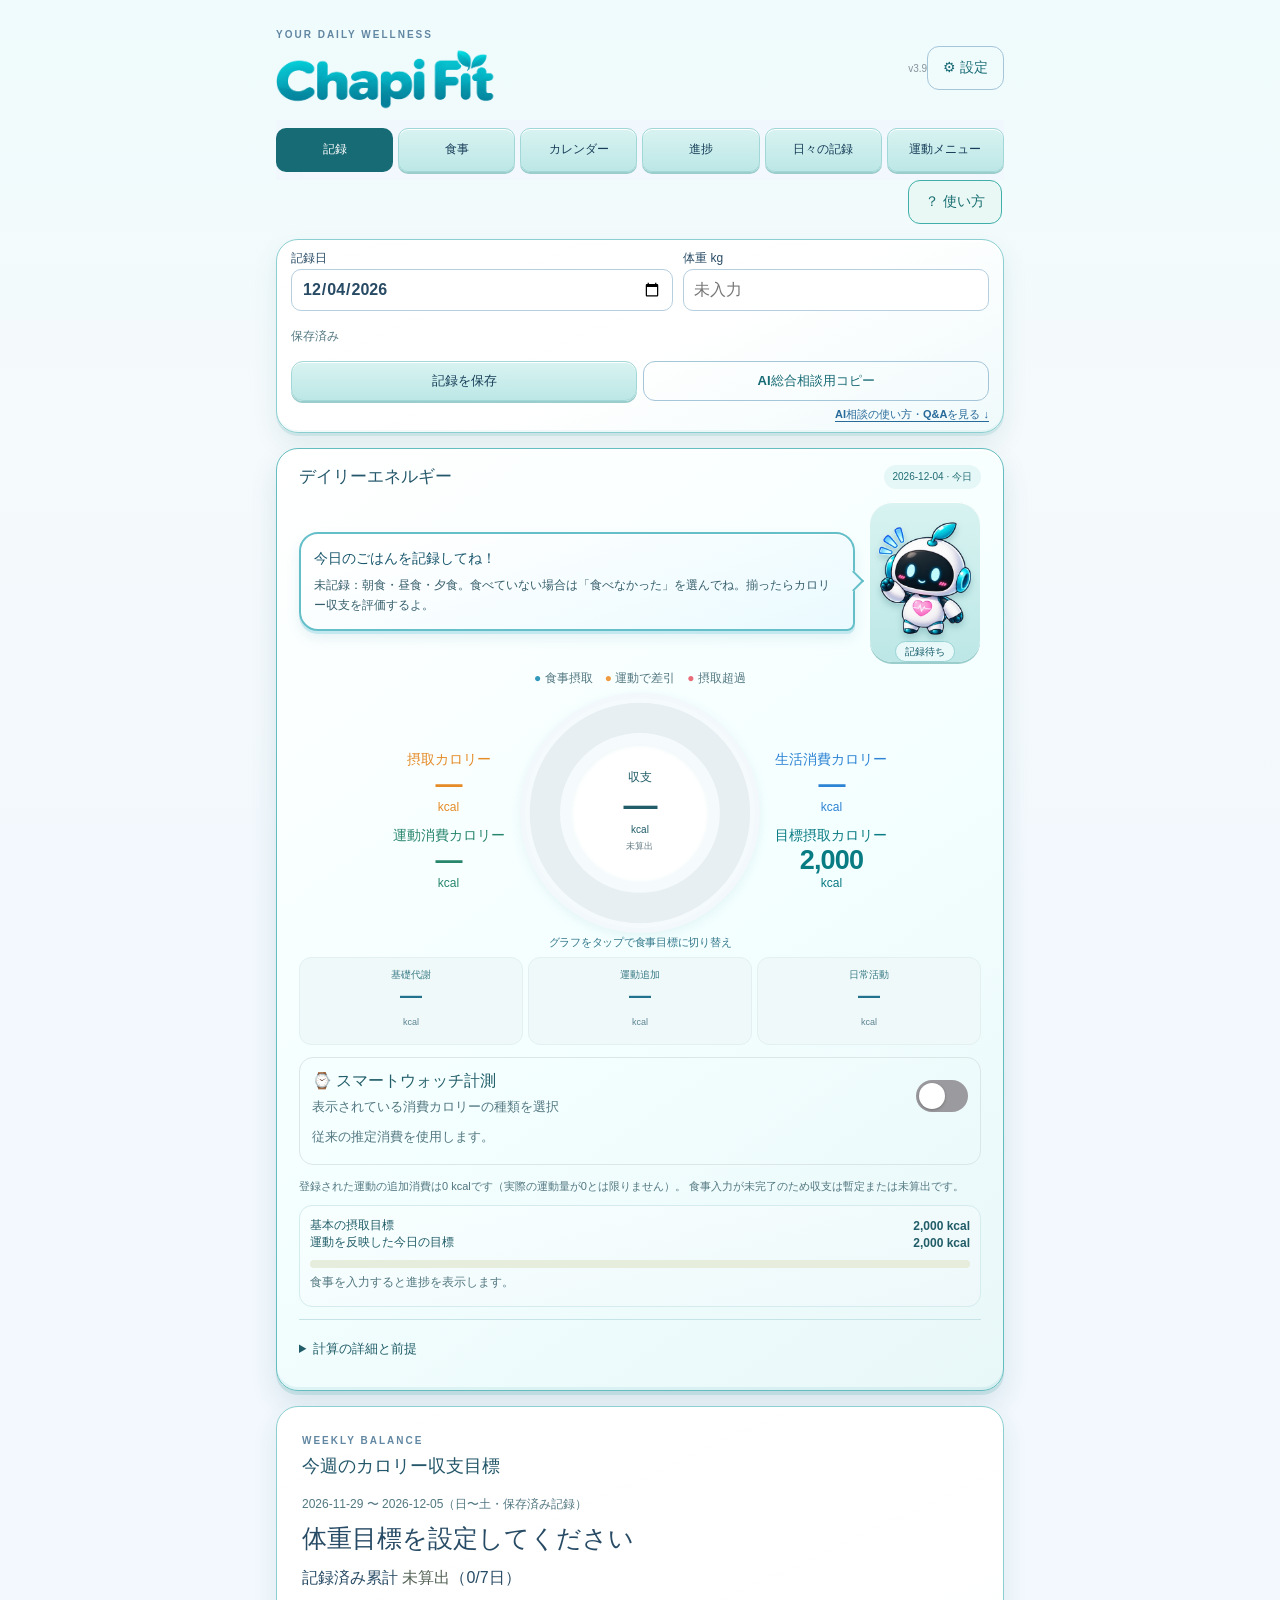
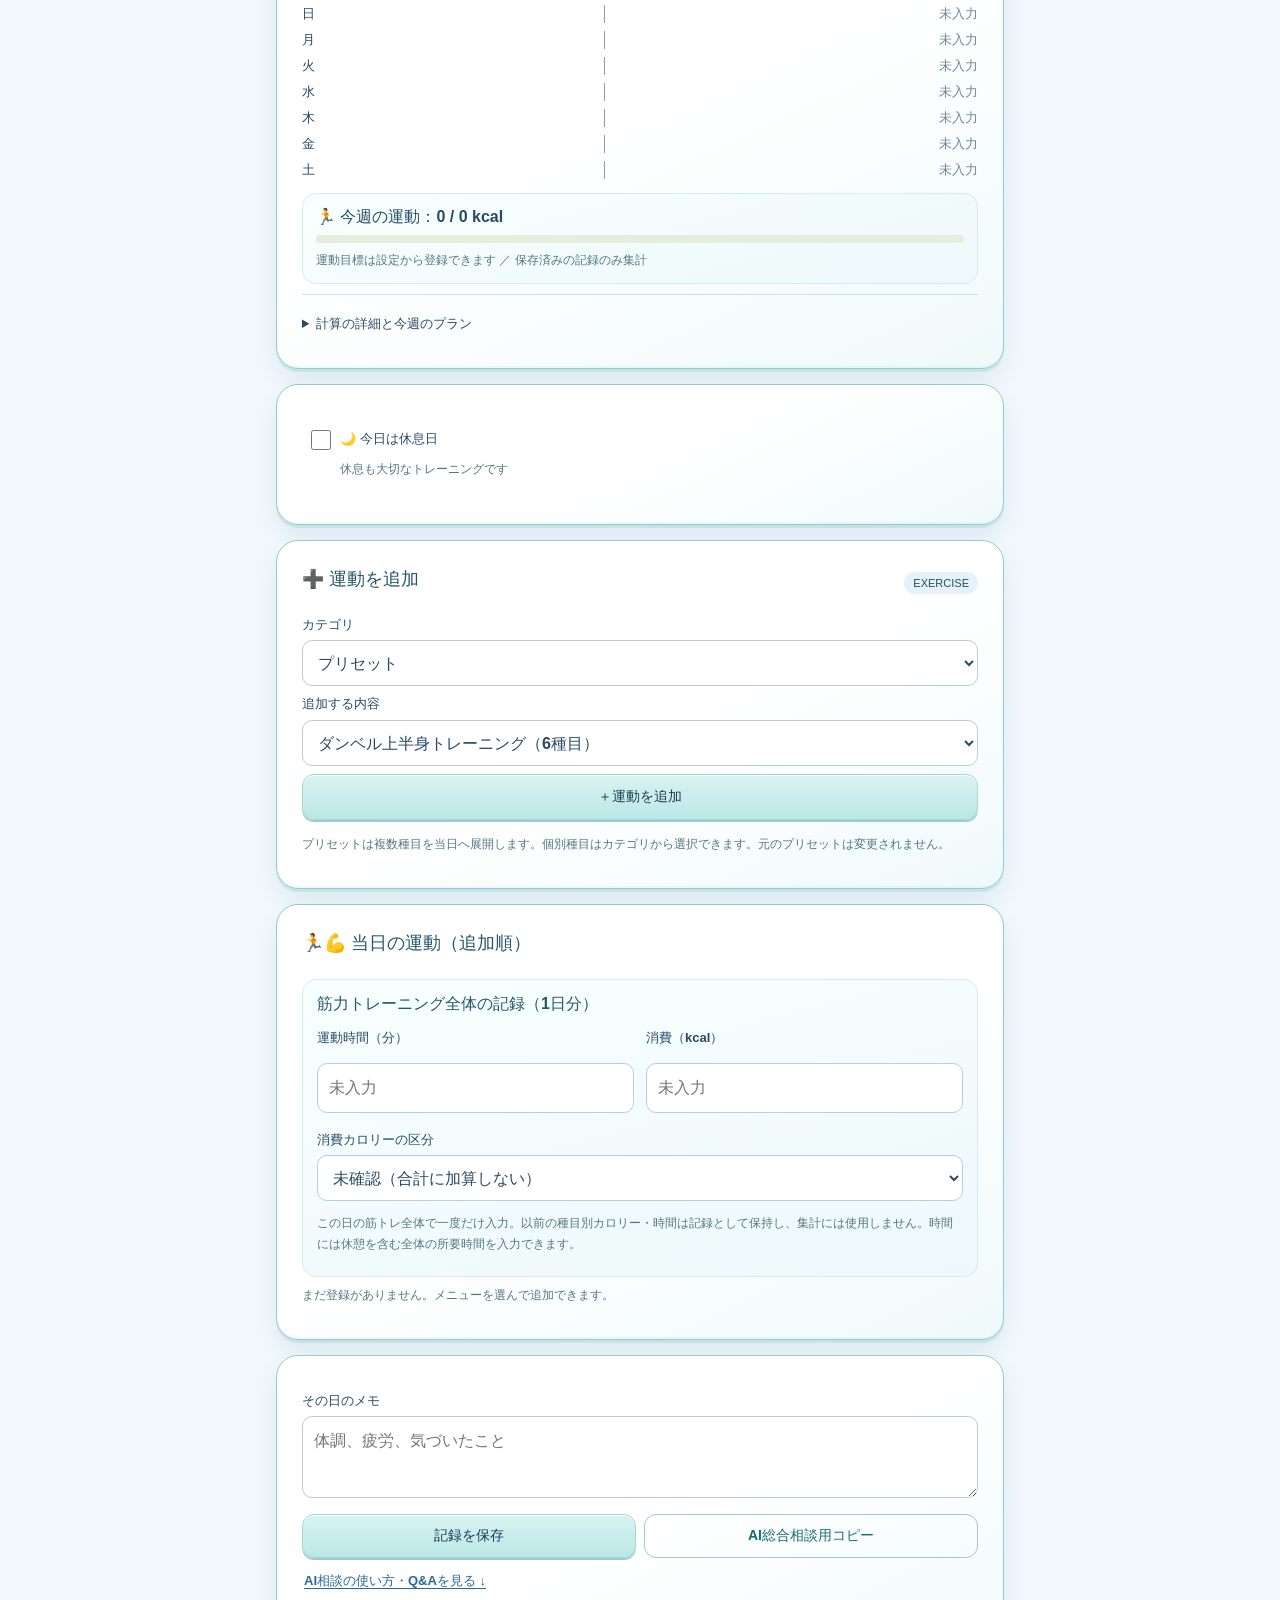
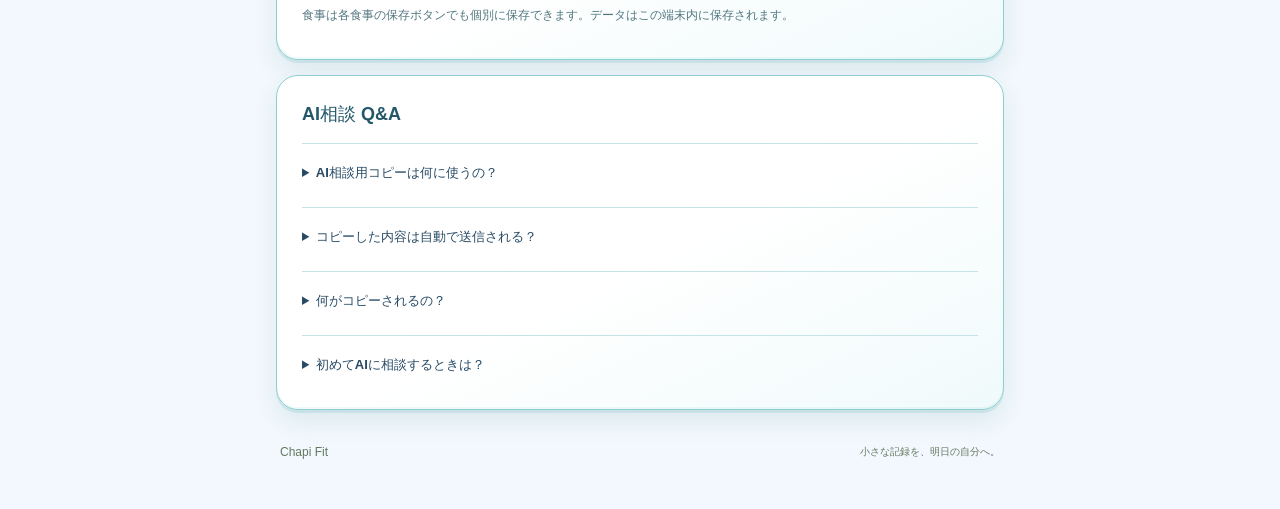
<file: index.html>
<!doctype html>
<!-- CHAPIFIT-V35-VERIFY-20261010: independent upload marker -->
<html lang="ja"><head><meta charset="utf-8"><meta name="viewport" content="width=device-width,initial-scale=1,viewport-fit=cover"><meta name="theme-color" content="#F2F8FD"><meta name="apple-mobile-web-app-capable" content="yes"><meta name="apple-mobile-web-app-title" content="Chapi Fit"><meta name="apple-mobile-web-app-status-bar-style" content="default"><meta name="description" content="運動、食事、体重をひとつに。毎日の記録をやさしく続ける Chapi Fit。"><title>Chapi Fit</title><link rel="apple-touch-icon" sizes="180x180" href="./apple-touch-icon.png?v=3.5-test-1010b"><link rel="icon" type="image/png" sizes="32x32" href="./favicon-32.png?v=3.5-test-1010b"><link rel="manifest" href="./manifest.webmanifest"><link rel="stylesheet" href="./styles.css?v=3.8.20-energy-labels"><script defer src="./core.js?v=3.9-strength07"></script><script defer src="./workout-records.js?v=3.8.20-energy-labels"></script><script defer src="./app.js?v=3.9-target-fix1"></script><script defer src="./guide.js?v=3.5-finish-v1"></script></head>
<body><div class="app"><header><div><p class="eyebrow">YOUR DAILY WELLNESS</p><h1><img class="brand-logo" src="./chapi-logo.png" alt="Chapi Fit"></h1></div><div class="settings-entry"><small class="build-label">v3.9</small><button id="openSettings" class="outline">⚙ 設定</button></div></header>
<nav aria-label="メインナビ"><button data-tab="record" class="active">記録</button><button data-tab="food">食事</button><button data-tab="calendar">カレンダー</button><button data-tab="progress">進捗</button><button data-tab="history">日々の記録</button><button data-tab="templates">運動メニュー</button></nav>
<div id="notice" role="status" aria-live="polite"></div><div id="fatal" class="warning hidden"></div><div id="rollover" class="warning hidden"></div>
<main>
<section id="record" class="page">
<div class="card date-card"><label>記録日<input id="recordDate" type="date"></label><label>体重 <span>kg</span><input id="weight" type="number" inputmode="decimal" min="0.1" step="0.1" placeholder="未入力"></label><p class="hint auto-save-status" role="status" aria-live="polite">自動保存：準備中</p><div class="actions quick-actions"><button id="saveDayTop" type="button">記録を保存</button><button id="copyDayTop" type="button" class="outline">AI総合相談用コピー</button></div><a class="faq-shortcut" href="#aiFaq">AI相談の使い方・Q&amp;Aを見る ↓</a></div>
<div class="card hero energy-card" id="dailyEnergyCard">
  <div class="row energy-header"><h2 id="energyHeading">デイリーエネルギー</h2><span id="energyDate" class="badge"></span></div>
  <div class="energy-comment-area" aria-label="生成くんのコメント">
    <p id="mascotMessage" class="mascot-message" role="status">今日も記録ありがとう！</p>
    <button id="mascot" class="mascot" type="button" aria-label="生成くんのコメントをもう一度表示" title="生成くんのコメント"><img id="mascotArt" src="./genkun-2.png?v=3.5-test-1010b-fullbody" alt="" width="84" height="90"><span id="mascotFace" class="hidden">🤖</span><span id="mascotGrade">記録待ち</span></button>
  </div>
  <p class="hint" style="text-align:center;margin:0"><span id="energyLegendBalance" class="hidden"><span style="color:#3299bc">●</span> 食事摂取　<span style="color:#ef9b43">●</span> 運動で差引　<span style="color:#e96b78">●</span> 摂取超過</span><span id="energyLegendTarget"><span style="color:#3299bc">●</span> 食事摂取　<span style="color:#ef9b43">●</span> 運動で差引　<span style="color:#e96b78">●</span> 目標超過</span></p><div class="energy-dashboard">
    <div class="energy-metric-stack"><div class="energy-metric energy-intake"><span class="energy-metric-label">摂取カロリー</span><strong id="intakeValue">—</strong><span class="energy-unit">kcal</span></div><div class="energy-metric energy-exercise"><span class="energy-metric-label">運動消費カロリー</span><strong id="energyExerciseMain">—</strong><span class="energy-unit">kcal</span></div></div>
    <div class="energy-donut-column"><div class="energy-donut" id="energyDonut" role="button" tabindex="0" aria-label="グラフをタップして表示を切り替え">
      <div class="energy-donut-center"><span class="energy-center-label" id="energyCenterLabel">収支</span><strong id="balanceValue">—</strong><span class="energy-unit">kcal</span><small id="balanceStatus">未算出</small></div>
    </div><p id="energySwitchHint" class="energy-switch-hint">グラフをタップで食事目標に切り替え</p></div>
    <div class="energy-metric-stack"><div class="energy-metric energy-burn"><span class="energy-metric-label">生活消費カロリー</span><strong id="totalEnergy">—</strong><span class="energy-unit">kcal</span></div><div class="energy-metric energy-goal"><span class="energy-metric-label">目標摂取カロリー</span><strong id="energyTargetMain">—</strong><span class="energy-unit">kcal</span></div></div>
  </div>
  <div class="energy-breakdown-grid"><div><span>基礎代謝</span><b id="energyBmr">—</b><small>kcal</small></div><div><span>運動追加</span><b id="energyExercise">—</b><small>kcal</small><small id="energyExerciseNote" class="energy-watch-note"></small></div><div><span>日常活動</span><b id="energyActivity">—</b><small>kcal</small></div></div>
  <div class="watch-control"><div class="row"><div><strong>⌚ スマートウォッチ計測</strong><p class="hint">表示されている消費カロリーの種類を選択</p></div><label class="watch-switch"><input id="watchEnabled" type="checkbox" role="switch" aria-label="スマートウォッチ計測を使用"><span class="watch-track"></span></label></div><div id="watchInputRow" class="hidden"><label>計測値の種類<select id="watchMode"><option value="total">1日の総消費カロリー</option><option value="active">アクティブ消費カロリー</option></select></label><label><span id="watchKcalLabel">1日の総消費カロリー（kcal）</span><input id="watchTotalKcal" type="number" min="1" step="1" inputmode="numeric" placeholder="例：2490"></label></div><p id="watchHint" class="hint"></p></div>
  <p id="energyBreakdown" class="breakdown sr-only"></p><p id="energyCaution" class="hint energy-caution"></p>
  <div class="energy-targets"><div class="row"><span>基本の摂取目標</span><b id="baseDailyTarget"></b></div><div class="row"><span>運動を反映した今日の目標</span><b id="dailyTarget"></b></div><progress id="dailyProgress" max="100" value="0"></progress><p id="dailyRemaining" class="hint"></p></div>
  <details><summary>計算の詳細と前提</summary><div id="energyDetails"></div><p class="hint">BMR：Mifflin–St Jeor式。10×体重kg＋6.25×身長cm−5×年齢＋性別係数（男性5／女性−161）。通常生活＝BMR×生活活動係数。運動の総消費入力は「総消費−BMR×運動時間（分）÷1,440」で正味消費へ換算し、0未満は0とします。正味入力はそのまま加算。いずれも推定で、体組成や日々の活動で誤差があります。</p><p class="hint">過去日の消費・収支は現在のプロフィール／生活係数で再評価します。過去の入力記録そのものは変更しません。</p></details>
</div>

<div class="card" id="weeklyCard"><p class="eyebrow">WEEKLY BALANCE</p><h2 id="weekHeading">今週のカロリー収支目標</h2><p id="weekDates" class="hint"></p><div id="weekTarget" class="big"></div><div id="weekSummary"></div><div id="weekBars" class="week-bars" aria-label="曜日別カロリー収支"></div><div id="weeklyExerciseSummary" class="soft"></div><details><summary>計算の詳細と今週のプラン</summary><p id="weekDaily" class="hint"></p><p id="weekIntakeAllowance" class="hint" aria-live="polite"></p><div id="weekExercisePlan" class="soft"></div><p id="weekWarning" class="hint"></p></details></div>
<div class="card"><label class="check rest-toggle"><input type="checkbox" id="restDay">🌙 今日は休息日 <small>休息も大切なトレーニングです</small></label></div><div class="card"><div class="section-head"><h2>➕ 運動を追加</h2><span class="badge">EXERCISE</span></div><div class="add-row"><label>カテゴリ<select id="exerciseCategory"></select></label><label>追加する内容<select id="exercisePicker"></select></label><button id="addExercise">＋運動を追加</button></div><p class="hint">プリセットは複数種目を当日へ展開します。個別種目はカテゴリから選択できます。元のプリセットは変更されません。</p></div><div id="cardioSessions" class="hidden"></div><div class="card"><div class="section-head"><h2>🏃💪 当日の運動（追加順）</h2></div><div class="strength-total"><h3>筋力トレーニング全体の記録（1日分）</h3><div class="two strength-total-fields"><label>運動時間（分）<input id="strengthTotalMinutes" type="number" inputmode="decimal" min="0" step="0.1" placeholder="未入力"></label><label>消費（kcal）<input id="strengthTotalKcal" type="number" inputmode="decimal" min="0" step="1" placeholder="未入力"></label></div><label>消費カロリーの区分<select id="strengthTotalType"><option value="unknown">未確認（合計に加算しない）</option><option value="net">正味消費（安静時分を含まない）</option><option value="gross">総消費（安静時分を含む）</option></select></label><p class="hint">この日の筋トレ全体で一度だけ入力。以前の種目別カロリー・時間は記録として保持し、集計には使用しません。時間には休憩を含む全体の所要時間を入力できます。</p></div><div id="strengthSessions"></div></div>
<div class="card"><label>その日のメモ<textarea id="daynote" placeholder="体調、疲労、気づいたこと"></textarea></label><div class="actions"><button id="saveDay">記録を保存</button><button id="copyDay" class="outline">AI総合相談用コピー</button></div><a class="faq-shortcut" href="#aiFaq">AI相談の使い方・Q&amp;Aを見る ↓</a><p class="hint">食事は各食事の保存ボタンでも個別に保存できます。データはこの端末内に保存されます。</p></div><div class="card" id="aiFaq"><h2>AI相談 Q&amp;A</h2><details><summary>AI相談用コピーは何に使うの？</summary><p class="hint">記録内容をコピーして、ChatGPTなどのAIに貼り付け、食事や運動の相談に利用できます。</p></details><details><summary>コピーした内容は自動で送信される？</summary><p class="hint">いいえ。端末のクリップボードにコピーするだけです。貼り付け・送信は自分で行ってください。個人情報が含まれていないか確認しましょう。</p></details><details><summary>何がコピーされるの？</summary><p class="hint">選択した日の体重、食事とPFC、運動、推定消費カロリー、収支、メモなど、入力済みの記録です。未入力の項目は未記録として扱います。</p></details><details><summary>初めてAIに相談するときは？</summary><p class="hint">最初に「以下はChapi Fitで記録した運動・食事データです。未入力値を推測で補わず、推定値は概算として扱い、健康的な範囲で改善点を教えてください」と添えると伝わりやすくなります。</p></details></div></section>
<section id="food" class="page hidden"><div class="card"><p class="eyebrow">DAILY NUTRITION</p><div class="row"><h2>食事の記録</h2><span id="foodDate" class="badge"></span></div><div id="foodSummary" class="two"></div><p class="hint auto-save-status" role="status" aria-live="polite">自動保存：準備中</p><div class="actions food-report-action"><button id="copyFood" type="button" class="outline">AI食事相談用コピー</button></div><p class="hint">食事の実績は入力値を合計します。PFCから実績カロリーを逆算しません。空欄は未記録、0は入力済みとして扱います。</p></div><div class="card ai-food-card"><details id="aiFoodDetails"><summary class="ai-food-summary"><span class="ai-food-copy"><b>🍱 AIで食事を計算・取り込み</b><small>写真や文章からカロリー・PFCをかんたん計算</small></span><span class="ai-food-open">AI相談を開く</span></summary><div class="ai-food-body"><p class="hint">食事を文章で入力するか、写真をお手持ちのAIアプリに添付して栄養を推定します。依頼文・写真は自動送信されず、AI取り込みは「反映・保存」を押した時点で対象の食事を保存します。</p><label>対象の食事<select id="aiMealSelect"><option value="breakfast">朝食</option><option value="lunch">昼食</option><option value="dinner">夕食</option><option value="snack">間食</option></select></label><label>食べたもの・分量<textarea id="aiDescription" rows="4" placeholder="例：ご飯200g、鶏もも肉220g。写真だけで依頼する場合は空欄でもOK"></textarea></label><button id="aiCopyRequest" type="button" class="outline">AI計算の依頼文をコピー</button><label>AIから返されたJSON<textarea id="aiResult" rows="5" placeholder='{"format":"chapi-food-v1","items":[...]}'></textarea></label><div class="ai-json-actions"><button id="aiParse" type="button" class="outline">取り込み内容を確認</button><button id="aiClear" type="button" class="outline">JSONをクリア</button><button id="aiDiscard" type="button" class="outline">確認を破棄</button></div><button id="aiAcceptTop" type="button" disabled>確認した内訳を食事欄に反映・保存</button><div id="aiPreview" aria-live="polite"></div><button id="aiAccept" type="button" disabled>確認した内訳を食事欄に反映・保存</button><p class="hint">推定値には誤差があります。食品別内訳は保存後も編集可能。栄養素の一部が不明な場合は空欄として保持します。</p></div></details></div><div class="card"><div id="foodInputs"></div><label class="check hidden"><input id="foodComplete" type="checkbox">この日の食事入力が完了した</label><p class="hint">食べなかった食事は0 kcal、まだ記録していない食事は空欄にしてください。</p><div class="actions hidden"><button id="saveFood">この日を保存</button></div></div></section>
<section id="calendar" class="page hidden"><div class="card"><div class="row"><button id="prevMonth" class="outline" aria-label="前の月">‹</button><h2 id="calendarMonth"></h2><button id="nextMonth" class="outline" aria-label="次の月">›</button></div><div id="calendarGrid" class="calendar"></div><p class="hint"><span class="negative">青：カロリー収支がマイナス（消費超過）</span><br><span class="positive">赤：カロリー収支がプラス（摂取超過）</span><br>±0：中立 ／ —：未算出 ／ *：暫定<br>💪 筋トレ　🏃‍♀️ 有酸素　🌙 休息日　🍽️ 食事登録済み</p></div><div class="card" id="monthlyBalanceCard"><h2>月間カロリー収支</h2><div id="monthlyBalanceSummary" aria-live="polite"></div></div><div class="card" id="calendarDetail"><h2>日付を選ぶと詳細を表示します</h2></div></section>
<section id="progress" class="page hidden"><div class="card"><p class="eyebrow">YOUR PROGRESS</p><h2>進捗グラフ</h2><div class="segmented"><button id="weightGraphTab" class="active">体重推移</button><button id="balanceGraphTab">カロリー収支</button></div><div id="weightGraphControls" class="row wrap"><label>期間<select id="graphPeriod"><option value="week">1週間</option><option value="1">1か月</option><option value="3">3か月</option><option value="6">6か月</option><option value="12">12か月</option><option value="all">全期間</option></select></label><label class="check"><input id="showAverage" type="checkbox" checked>7日移動平均</label></div><div id="balanceGraphControls" class="row wrap hidden"><label>期間<select id="balancePeriod"><option value="week">1週間</option><option value="30">30日</option><option value="90">90日</option></select></label><button id="prevWeek" class="outline">前へ</button><span id="graphWeekLabel"></span><button id="nextWeek" class="outline">次へ</button></div><div id="graph" class="chart"></div><div id="graphDetail" class="hint" aria-live="polite">点や棒をタップすると詳細が表示されます。</div><p id="graphNote" class="hint"></p></div><div class="card"><h2>累積カロリー収支</h2><p class="hint">記録のある日だけを累積。−7,200 kcalは体脂肪約1 kg相当の参考値であり、実際の減量を保証しません。</p><div id="cumulativeMilestone" class="milestone-message hidden" aria-live="polite"></div><div id="cumulativeGraph" class="chart"></div><div id="cumulativeDetail" class="hint" aria-live="polite">線上の点をタップすると日付と累積収支を表示します。</div><p id="cumulativeNote" class="hint"></p></div><div class="card"><h2>月間の体重目標</h2><div id="monthlyGoals"></div></div></section>
<section id="history" class="page hidden"><div class="card"><h2>日々の記録</h2><p class="hint">日付をタップすると食事・PFC・運動の詳細を確認できます。</p><div id="historyList"></div></div></section>
<section id="templates" class="page hidden"><div class="card"><h2>運動メニューの登録・編集</h2><p class="hint">よく行う筋トレや有酸素運動をセットにして登録できます。登録したメニューは「記録」画面から呼び出せます。メニューを変更しても、過去に保存した運動記録は変わりません。</p></div><div class="card"><h2>種目ライブラリ（v3.8 テスト）</h2><p class="hint">種目名・記録方式・部位・説明を登録・編集できます。不要な種目は完全削除できます。過去の記録は保持します。</p><p id="exerciseLibraryWarning" class="hint"></p><div class="actions"><button id="newLibraryExercise">＋ 種目を新規登録</button><label class="check"><input type="checkbox" id="showArchivedExercises"> アーカイブ済みを表示</label></div><div id="exerciseLibraryEditor" class="template-card hidden"><h3 id="exerciseLibraryEditorTitle">種目を登録</h3><div id="exerciseLibraryForm" class="library-form"></div></div><div id="exerciseLibraryList"></div></div><div class="card"><h2>登録済みの運動メニュー</h2><button id="newTemplate">＋ 新しい運動メニューを作成</button><div id="templateList"></div></div><div id="templateEditor" class="card hidden"><h2>メニューを編集</h2><label>メニュー名<input id="templateName"></label><div id="templateExercisePicker" class="template-card hidden"></div><div id="templateItems"></div><div class="actions"><button id="newStrengthItem" class="outline">＋筋トレ</button><button id="newCardioItem" class="outline">＋有酸素</button></div><div class="actions"><button id="saveTemplate">メニューを保存</button><button id="cancelTemplate" class="outline">キャンセル</button></div></div></section>
<section id="settings" class="page hidden"><div class="card" data-settings="profile"><p class="eyebrow">PERSONAL SETTINGS</p><h2>プロフィール</h2><div class="two"><label>身長（cm）<input id="profileHeight" type="number" inputmode="decimal" min="80" max="250" step="0.1"></label><label>生年月日<input id="profileBirth" type="date"></label></div><label>計算式の性別区分<select id="profileSex"><option value="">選択してください</option><option value="male">男性</option><option value="female">女性</option></select></label><label class="check"><input id="specialCondition" type="checkbox">妊娠・授乳中、治療中などで個別の栄養管理が必要</label><p class="hint">自動提案は一般的な成人向けです。18歳未満には代謝・食事目標の自動計算を行いません。個別管理が必要な場合は専門家と設定してください。</p><h3>通常生活の活動レベル</h3><p class="hint">アプリに個別登録する運動を除いた普段の活動量で選んでください。歩数・時間は選択のための参考例で、厳密な基準ではありません。</p><div id="activityChoices"></div><p id="activityMigration" class="warning hidden">旧版の活動係数には運動を含む可能性があります。生活活動レベルを選び直して保存してください。旧設定値は保持しています。</p><button id="saveProfile">プロフィールを保存</button></div>
<div class="card" data-settings="goal"><h2>体重目標と期間</h2><div class="two"><label>開始体重（kg）<input id="goalCurrent" type="number" inputmode="decimal" min="1" max="500" step="0.1"></label><label>目標体重（kg）<input id="goalTarget" type="number" inputmode="decimal" min="1" max="500" step="0.1"></label></div><label>期間（1〜60か月）</label><div class="row"><button id="monthsMinus" class="outline" aria-label="1か月減らす">−</button><input id="goalMonths" type="number" min="1" max="60" step="1" value="12" aria-label="期間（月）"><span>か月</span><button id="monthsPlus" class="outline" aria-label="1か月増やす">＋</button></div><input id="goalMonthsRange" type="range" min="1" max="60" step="1" value="12" aria-label="期間スライダー"><div class="exercise-goal-settings"><h3>週間運動目標と食事の調整</h3><label>週間運動消費カロリー目標（正味・kcal / 週）<input id="goalExerciseWeekly" type="number" inputmode="numeric" min="0" max="10000" step="50" value="0"></label><input id="goalExerciseRange" type="range" min="0" max="5000" step="50" value="0" aria-label="週間運動消費カロリー目標スライダー"><p class="hint">運動は週間目標で管理し、日割り目安も小さく表示します。消費量の推定誤差を考慮し、食事目標への反映は運動計画の70％に抑えます。計画値を実際の運動記録として加算することはありません。</p></div><div id="goalPreview" class="soft"></div><p class="hint">体重1 kg＝約7,700 kcalの単純換算です。長期の代謝変化や水分変動は反映せず、実際の変化とは一致しません。目標は今日から適用し、過去の目標履歴を残します。</p><button id="saveGoal">体重目標を保存</button><button id="useGoalCalories" class="outline">参考カロリーを食事目標へ反映</button><p class="hint">食事目標は自動で上書きしません。反映後も「食事目標を保存」が必要です。</p></div>
<div class="card" data-settings="targets"><h2>食事目標・PFC配分</h2><label>目的別の初期提案<select id="purpose"><option value="maintain">健康維持</option><option value="loss">減量重視</option><option value="retain">筋肉維持＋減量</option><option value="gain">筋肉増量</option><option value="custom">カスタム</option></select></label><button id="suggestTargets" class="outline">おすすめ値を確認</button><div id="suggestionBox" class="soft hidden"></div><label>摂取カロリー目標（kcal / 日）<input id="targetKcal" type="number" inputmode="decimal" min="1" max="10000" step="1"></label><div class="row wrap"><label>入力・表示単位<select id="macroMode"><option value="g">g</option><option value="percent">%</option></select></label><button id="unlockAll" class="outline">鍵をすべて解除</button></div><div id="macroControls"></div><p id="macroMessage" class="warning hidden" role="status"></p><p id="macroSummary" class="hint"></p><button id="saveTargets">食事目標を保存</button><details><summary>提案ロジックと計算の前提</summary><p class="hint">P=4 kcal/g、F=9 kcal/g、C=4 kcal/gで目標だけを配分します。鍵はg値を固定し、残りの栄養素だけで調整します。表示丸め前の値を保存します。</p><p class="hint">初期提案は通常生活消費を基準に、維持100%／減量85%／筋肉維持＋減量90%／増量105%。自動提案の下限は1,500 kcal（万人の安全基準ではなく本アプリの保守的な制限）。記録した運動分は日々変わるため提案に固定加算しません。</p><p class="hint">Pは目的・直近28日の筋トレ記録に応じ参照体重×1.0〜1.8 g。参照体重は現在・目標体重を考慮しBMI 25相当を上限にします（アプリ独自の過大提案防止）。Fはエネルギー25%または参照体重×0.6 gの多い方、残りをCへ。減量を伴う低体重には自動提案しません。「理想比率」や医学的処方ではありません。</p><p class="hint"><a href="https://pubmed.ncbi.nlm.nih.gov/28642676/" target="_blank" rel="noopener">ISSN：運動者のたんぱく質</a> ／ <a href="https://www.canada.ca/en/health-canada/services/food-nutrition/healthy-eating/dietary-reference-intakes/tables/reference-values-macronutrients.html" target="_blank" rel="noopener">Health Canada：栄養素の参考範囲</a> ／ <a href="https://www.niddk.nih.gov/research-funding/at-niddk/labs-branches/laboratory-biological-modeling/integrative-physiology-section/research/body-weight-planner" target="_blank" rel="noopener">NIDDK：体重変化と動的モデル</a></p></details></div>
<div class="card"><h2>バックアップ・復元</h2><p class="hint">記録はこのブラウザ・端末に保存されます。端末変更やホーム画面アイコンの整理前に書き出してください。</p><div class="actions"><button id="exportBackup">バックアップ書き出し</button><button id="importBackup" class="outline">バックアップ復元</button></div><input id="importFile" class="hidden" type="file" accept="application/json,.json"><div class="actions"><button id="exportOriginal" class="outline">更新前コピー</button><button id="exportRestore" class="outline">復元前コピー</button><button id="exportDeleted" class="outline">削除前コピー</button></div><p class="hint">復元前にも現在データのコピーを端末内に確保します。復元は既存記録・メニュー・設定を置き換えるため、内容を確認して実行してください。</p><details><summary>ホーム画面・更新について</summary><p class="hint">二つのホーム画面アイコンがある場合は、それぞれの記録を確認・バックアップしてから不要なショートカットを整理してください。旧アイコンをアプリから遠隔削除することはできません。SafariのWebサイトデータは削除しないでください。</p><p class="hint">公開更新後は同じURLを開いて再読み込みしてください。オフライン中は前回読み込んだ画面を表示します。名前はChapi Fit、公開パスはこれまでと同じです。</p><a href="https://github.com/nekoforge-lab/chapi-training/upload/main" target="_blank" rel="noopener">GitHubのアップロード画面</a></details><p class="hint">Chapi Fit 3.0 · 2026-10-09</p></div></section>
</main><footer>Chapi Fit <span>小さな記録を、明日の自分へ。</span></footer></div><button id="backToTop" type="button" class="back-to-top" aria-label="ページの先頭へ戻る" title="ページの先頭へ戻る" hidden>↑</button><noscript>Chapi Fitの記録機能にはJavaScriptが必要です。</noscript></body></html>
</file>
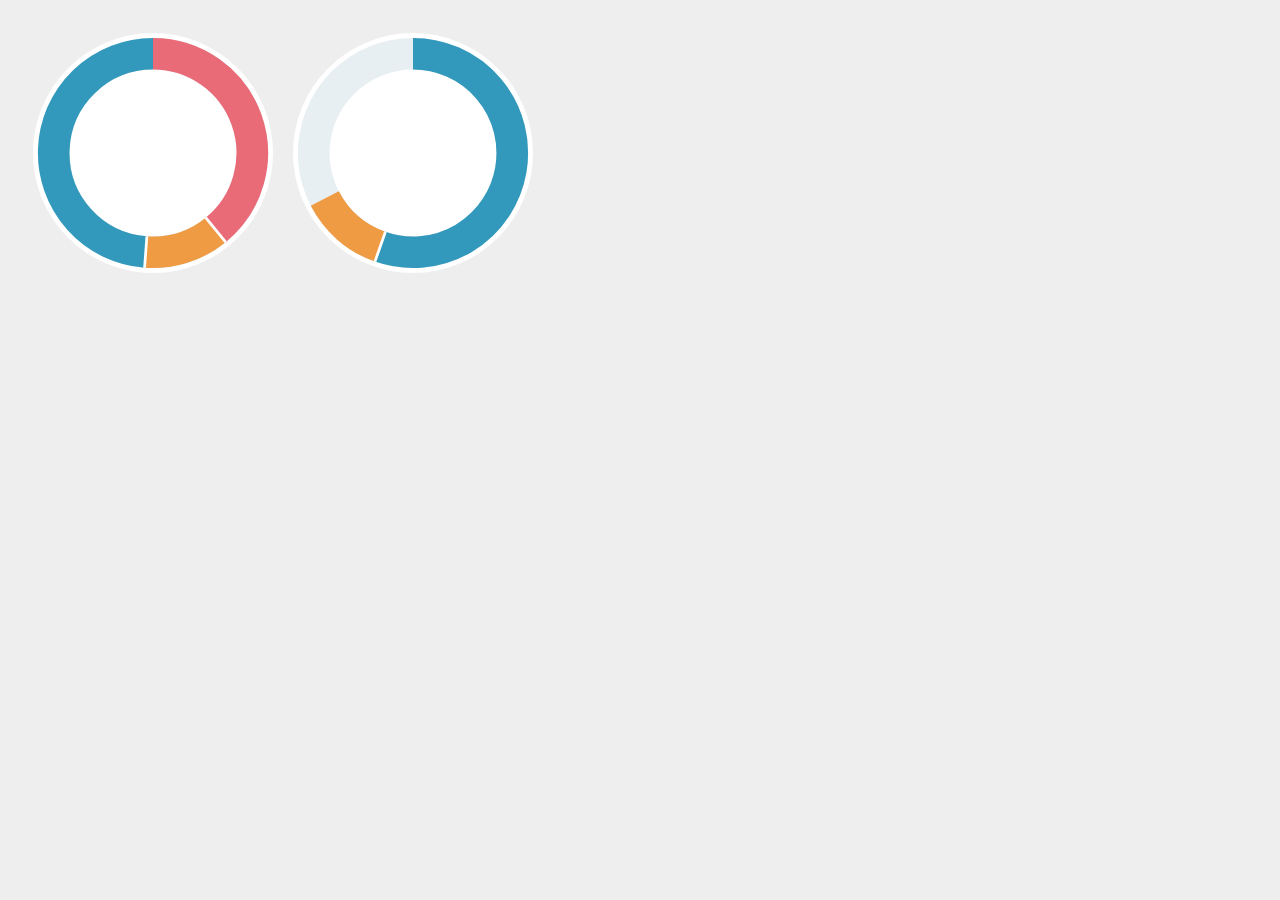
<file: ring-visual-check.html>
<!doctype html><meta charset="utf-8"><style>body{display:flex;gap:20px;background:#eee;padding:25px}.donut{width:240px;height:240px;position:relative;background:#fff;border-radius:50%}svg{position:absolute;inset:0;width:100%;height:100%}</style><div class="donut" id="a"></div><div class="donut" id="b"></div><script>function drawIntakeGauge(root,total,food,exercise,foodRecorded=true){
 let svg=root.querySelector('.energy-ring-svg');
 if(!svg){svg=document.createElementNS('http://www.w3.org/2000/svg','svg');svg.setAttribute('viewBox','0 0 220 220');svg.setAttribute('aria-hidden','true');svg.classList.add('energy-ring-svg');root.prepend(svg)}
 svg.replaceChildren();
 const ns='http://www.w3.org/2000/svg',r=91,w=29;
 const add=(tag,attrs)=>{const el=document.createElementNS(ns,tag);for(const [k,v] of Object.entries(attrs))el.setAttribute(k,String(v));svg.append(el);return el};
 const point=(deg,rad=r)=>{const a=(deg-90)*Math.PI/180;return [110+rad*Math.cos(a),110+rad*Math.sin(a)]};
 const arc=(start,end,color)=>{
  const span=end-start;if(span<0.00001)return;
  if(span>=359.99999){add('circle',{cx:110,cy:110,r,fill:'none',stroke:color,'stroke-width':w});return}
  const [x1,y1]=point(start),[x2,y2]=point(end);
  add('path',{d:`M ${x1} ${y1} A ${r} ${r} 0 ${span>180?1:0} 1 ${x2} ${y2}`,fill:'none',stroke:color,'stroke-width':w,'stroke-linecap':'butt'});
 };
 // A separator is placed on the ACTUAL junction of two colored arcs,
 // not at the modulo food or balance angle calculated independently.
 const separator=deg=>{
  const [x1,y1]=point(deg,r-w/2),[x2,y2]=point(deg,r+w/2);
  add('line',{x1,y1,x2,y2,stroke:'#fff','stroke-width':2.5,'stroke-linecap':'butt','data-energy-separator':'true'});
 };
 add('circle',{cx:110,cy:110,r,fill:'none',stroke:'#e7eff2','stroke-width':w});
 if(!(Number.isFinite(total)&&total>0&&foodRecorded))return;
 const intake=Math.max(0,Number(food)||0),work=Math.max(0,Number(exercise)||0);
 // The ring is a fixed 360-degree expenditure scale. Exercise occupies
 // part of that scale; it NEVER expands the total or adds to food.
 const excess=Math.min(total,Math.max(0,intake-total));
 const orange=Math.min(total-excess,work,Math.max(0,intake-excess));
 const blue=Math.min(total-excess-orange,Math.max(0,intake-excess-orange));
 const unit=360/total,segments=[];
 if(excess>0){segments.push([excess,'#e96b78']);if(orange>0)segments.push([orange,'#ef9b43']);if(blue>0)segments.push([blue,'#3299bc'])}
 else{if(blue>0)segments.push([blue,'#3299bc']);if(orange>0)segments.push([orange,'#ef9b43'])}
 let angle=0;
 segments.forEach(([value,color],i)=>{const next=angle+value*unit;arc(angle,next,color);angle=next});
 // White dividers are presentation-only and drawn LAST, above the arcs.
 angle=0;
 for(let i=0;i<segments.length-1;i++){angle+=segments[i][0]*unit;separator(angle)}
}

drawIntakeGauge(document.getElementById('a'),2789,3880,336,true);
drawIntakeGauge(document.getElementById('b'),2789,1880,336,true);
</script>
</file>
<file: styles.css>
:root{font-family:-apple-system,BlinkMacSystemFont,'Hiragino Kaku Gothic ProN','Noto Sans JP',sans-serif;color:#284B65;background:#F2F8FD;font-synthesis:none;--green:#285B80;--sage:#8CBDE0;--soft:#E3F1FB;--line:#D2E2EE;--muted:#58758B;--pink:#F4C2C3}*{box-sizing:border-box}body{margin:0}button,input,select,textarea{font:inherit}button,input,select,textarea,progress{max-width:100%;min-width:0}button{background:var(--sage);color:#173D58;border:1px solid transparent;border-radius:12px;min-height:44px;padding:10px 15px;font-size:14px;font-weight:650;cursor:pointer;touch-action:manipulation}button:hover{filter:brightness(.97)}button:disabled{opacity:.5;cursor:default}button.outline{background:transparent;border-color:#a5c5d9;color:var(--green)}button.danger{color:#963742;background:#fff0ee;border-color:#ebc8cb}.active{background:var(--green)!important;color:white!important}button:focus-visible,a:focus-visible,summary:focus-visible{outline:3px solid #ec91a3;outline-offset:3px}input,select,textarea{width:100%;border:1px solid #b5cfdf;border-radius:10px;background:#fff;color:#284B65;padding:11px;min-height:46px;font-size:16px}input:focus,select:focus,textarea:focus{outline:2px solid #8CBDE0;outline-offset:1px}input[type=date]{width:100%;min-width:0;appearance:none;-webkit-appearance:none}input[type=checkbox]{width:20px;min-height:20px;height:20px;flex:none;accent-color:var(--green)}input[type=range]{padding:0;border:0;min-height:38px;accent-color:var(--sage);background:transparent}textarea{min-height:82px;resize:vertical}label{display:block;font-size:13px;font-weight:600;line-height:1.6;margin:10px 0}label input,label select,label textarea{display:block;margin-top:5px}label span{font-weight:400}h1{font-size:29px;letter-spacing:-1px;margin:0}h2{font-size:18px;margin:0 0 14px;line-height:1.5}h3{font-size:16px;margin:12px 0 8px}p{line-height:1.7;margin:8px 0}a{color:#286A9A}small,.hint{font-size:12px;color:var(--muted);line-height:1.7}.app{max-width:760px;margin:0 auto;padding:22px 16px max(30px,env(safe-area-inset-bottom))}header{display:flex;justify-content:space-between;align-items:center;margin:4px 0 18px;gap:10px}.eyebrow{font-size:10px;font-weight:750;letter-spacing:2px;color:#6287a2;margin:0 0 4px}.badge{background:#e6f2fa;border-radius:20px;padding:5px 9px;font-size:11px;white-space:nowrap}nav{position:sticky;top:0;z-index:5;display:grid;grid-template-columns:repeat(3,minmax(0,1fr));gap:5px;background:#F2F8FDee;backdrop-filter:blur(10px);padding:8px 0}nav button{font-size:13px;background:#e5ecdd;padding:9px 3px;border-radius:10px}#notice{position:fixed;bottom:20px;left:50%;transform:translateX(-50%);max-width:calc(100% - 24px);background:var(--green);color:#fff;border-radius:12px;padding:12px 18px;z-index:20;box-shadow:0 5px 25px #355b4722;white-space:normal;font-size:13px}#notice:empty{display:none}.card{background:#fff;border:1px solid #e1e7dc;border-radius:22px;padding:20px;margin:15px 0;box-shadow:0 5px 20px #355b4705}.hero{background:linear-gradient(140deg,#fff 45%,#eff4e9)}.hero h2{font-weight:550;margin-top:14px;margin-bottom:0}.hero-value{font-size:49px;font-weight:750;letter-spacing:-2px;line-height:1.4;font-variant-numeric:tabular-nums}.hero-value small{font-size:16px;letter-spacing:0;font-weight:400}.breakdown{font-size:13px}.row,.section-head{display:flex;align-items:center;justify-content:space-between;gap:10px}.row>*{min-width:0}.wrap{flex-wrap:wrap}.section-head h2{margin:0 0 8px}.two{display:grid;grid-template-columns:repeat(2,minmax(0,1fr));gap:12px}.three{display:grid;grid-template-columns:repeat(3,minmax(0,1fr));gap:8px}.date-card{display:grid;grid-template-columns:minmax(0,1.25fr) minmax(0,1fr);gap:14px}.date-card label{margin:0}.energy-pair{margin:18px 0;padding:17px 0;border-top:1px solid var(--line);border-bottom:1px solid var(--line)}.energy-pair>div{min-width:0}.label{font-size:12px;display:block;color:var(--muted)}.energy-pair strong{font-size:24px;display:block;margin:8px 0;overflow-wrap:anywhere}.big{font-size:28px;font-weight:700;line-height:1.5;margin:12px 0}.negative{color:#26734c}.positive{color:#af3b4b}.neutral{color:#536254}.warning{background:#fff2db;color:#79531f;border-radius:12px;padding:12px;font-size:13px;line-height:1.7}.soft{background:#eef7fc;border-radius:14px;padding:13px;margin:12px 0}.actions{display:flex;flex-wrap:wrap;gap:8px;margin:16px 0 8px}.actions button{flex:1}.add-row{display:grid;grid-template-columns:minmax(0,1fr) auto;gap:8px;margin:14px 0}details{border-top:1px solid var(--line);margin-top:15px;padding-top:12px}summary{font-size:13px;font-weight:650;cursor:pointer;min-height:36px;padding:7px 0;line-height:1.5}.exercise{border-top:1px solid var(--line);padding:18px 0 8px}.exercise .row h3{margin:0}.annotation{font-size:12px;background:#eff4eb;padding:10px;border-radius:10px;white-space:pre-line}.set-head,.set-row{display:grid;grid-template-columns:22px minmax(0,1fr) minmax(0,1fr) minmax(0,.8fr) 35px;gap:6px;align-items:center;margin:8px 0}.set-head{font-size:11px;color:var(--muted)}.set-row input{padding:8px 4px;text-align:center}.set-row input[type=checkbox]{margin:auto}.set-row span{font-size:12px}.previous{background:#f4f6ef;padding:10px;border-radius:10px;font-size:13px}.energy-inputs{background:#f5f7f1;padding:12px;border-radius:12px;margin-top:12px}.energy-inputs h4{font-size:13px;margin:0 0 8px}.food-grid{display:grid;grid-template-columns:repeat(4,minmax(0,1fr));gap:6px}.food-grid input{padding:10px 4px;text-align:center}.meal{padding:12px 0;border-bottom:1px solid var(--line)}.food-stat{background:#f0f4ea;border-radius:15px;padding:13px}.food-stat strong{font-size:24px;display:block;margin:5px 0}.check{display:flex;align-items:center;gap:8px;font-weight:400}.check input{margin:0}progress{display:block;width:100%;height:8px;border:0;border-radius:8px;overflow:hidden;background:#e7eddc;accent-color:var(--sage);margin:12px 0}progress::-webkit-progress-bar{background:#e7eddc;border-radius:8px}progress::-webkit-progress-value{background:var(--sage);border-radius:8px}progress::-moz-progress-bar{background:var(--sage);border-radius:8px}.calendar{display:grid;grid-template-columns:repeat(7,minmax(0,1fr));gap:3px;margin-top:15px}.weekday{text-align:center;font-size:11px;padding:7px 0}.calendar button{padding:5px 0;min-height:76px;background:#f2f5ed;border-radius:9px;border:1px solid transparent;display:flex;flex-direction:column;justify-content:flex-start;align-items:center;gap:3px;font-size:14px;min-width:0}.calendar button.selected{border:2px solid var(--green)}.calendar button.today{background:#e0ead8}.calendar .day-energy{font-size:9px;font-weight:650;line-height:1.3;white-space:nowrap;letter-spacing:-.3px}.calendar .marks{font-size:11px;line-height:1.2;white-space:nowrap}.calendar .unit{font-size:8px;line-height:1}.calendar .day-num{font-size:14px}.list-entry{border-top:1px solid var(--line);padding:16px 0}.activity-option{border:1px solid var(--line);border-radius:12px;padding:12px;font-weight:400;cursor:pointer}.activity-option:has(input:checked){border-color:var(--sage);background:#edf3e7}.activity-option input{width:20px;height:20px;min-height:20px;display:inline-block;vertical-align:middle;margin:0 7px 0 0}.activity-option span{display:block;font-size:12px;color:var(--muted);margin-top:6px}.macro{border-top:1px solid var(--line);padding:12px 0}.macro .macro-number{max-width:140px}.segmented{display:flex;gap:6px;background:#edf2e7;border-radius:12px;padding:4px}.segmented button{flex:1;background:transparent}.chart{width:100%;margin:15px 0}.chart svg{display:block;width:100%;height:auto;overflow:visible}.chart text{font:20px -apple-system,sans-serif;fill:#51614f}.chart .hit{cursor:pointer}.chart .hit:focus{outline:none;stroke:#dc7690;stroke-width:3}.table-scroll{overflow:auto}table{width:100%;border-collapse:collapse;font-size:13px}th,td{text-align:left;padding:10px 6px;border-bottom:1px solid var(--line);white-space:nowrap}footer{font-size:12px;color:#637960;display:flex;justify-content:space-between;gap:8px;padding:20px 4px}footer span{font-size:10px}.hidden{display:none!important}.sr-only{position:absolute;width:1px;height:1px;overflow:hidden;clip:rect(0,0,0,0)}.template-item{border-top:1px solid var(--line);padding:14px 0}.button-small{padding:6px 10px;min-height:44px;font-size:12px}@media(min-width:600px){nav{grid-template-columns:repeat(6,minmax(0,1fr))}.card{padding:25px}.hero-value{font-size:60px}.calendar button{min-height:96px}.calendar .day-energy{font-size:12px}}@media(max-width:360px){.app{padding:14px 10px}.card{padding:15px}.hero-value{font-size:42px}.energy-pair strong{font-size:21px}.date-card{grid-template-columns:minmax(0,1.2fr) minmax(0,1fr);gap:8px}input[type=date]{font-size:14px}.calendar .day-energy{font-size:8px}.food-grid{gap:4px}.set-row{gap:4px}}

.strength-total{background:#eef7fc;border-radius:14px;padding:14px;margin:14px 0 8px}.strength-total h3{margin:0 0 8px}.strength-total label{margin:5px 0 12px}

/* v3.3: equal-height strength summary fields */
.strength-total-fields{align-items:end}
.strength-total-fields>label{display:flex;flex-direction:column;justify-content:flex-end;min-width:0;min-height:85px;margin:5px 0 12px}
.strength-total-fields>label>input{margin-top:auto;width:100%;box-sizing:border-box;min-height:45px}
.exercise-goal-settings{border:1px solid #dce9d4;border-radius:12px;padding:12px;margin:14px 0;background:#f6f9f2}
.exercise-goal-settings h3{margin:0 0 8px}
.exercise-goal-settings input[type=range]{width:100%}
#weekExercisePlan{margin-top:12px}

/* v3.4 mobile readability */
.negative{color:#2478bf}.positive{color:#bc4554}
button:active{filter:brightness(.87);transform:scale(.985)}
button{transition:filter .14s,transform .14s,background .14s}
nav button{font-size:12px;line-height:1.25;overflow-wrap:anywhere}
.mascot-stage{position:relative;padding-right:90px;min-height:85px;display:flex;align-items:center}
.mascot-stage .hero-value{font-size:clamp(32px,7vw,54px);overflow-wrap:anywhere}
.mascot{position:absolute;right:-12px;top:0;background:#e4f3e9;border:2px solid #a4d3b5;border-radius:30% 12px 12px 30%;min-height:76px;width:82px;display:flex;flex-direction:column;align-items:center;justify-content:center;box-shadow:-5px 5px 0 #d3e5d6;transform:rotate(6deg);padding:4px}
.mascot:active{transform:rotate(0) scale(.96)}#mascotFace{font-size:30px;line-height:1.4}#mascotGrade{font-size:11px}.mascot-message{background:#eaf5ed;border-radius:12px;padding:12px;font-size:13px}
#weeklyCard details{margin-top:10px}#weeklyExerciseSummary{margin:10px 0}#weeklyExerciseSummary progress{margin:7px 0}
.rest-toggle{padding:9px;gap:9px;flex-wrap:wrap}.rest-toggle small{display:block;width:100%;margin-left:29px}.rest-toggle:has(input:checked){background:#eaf5ed;border-radius:12px}
.history-entry{border:1px solid var(--line);border-radius:15px;margin:10px 0;padding:0 13px;background:#fff}.history-entry>summary{border:0;list-style:none;padding:14px 0;display:flex;flex-direction:column;gap:5px}.history-entry>summary::-webkit-details-marker{display:none}.history-entry>summary:after{content:'詳細を見る ▾';color:var(--green);font-size:12px}.history-entry[open]>summary:after{content:'閉じる ▴'}.history-meta{display:flex;justify-content:space-between;gap:8px;font-size:12px;color:var(--muted)}.history-detail{border-top:1px solid var(--line);padding:12px 0}.history-macros{display:grid;grid-template-columns:repeat(3,minmax(0,1fr));gap:6px}.history-macros>div{background:#eef7fc;border-radius:9px;padding:9px 4px;text-align:center}.history-macros small,.history-macros b{display:block;font-size:11px}.history-macros b{font-size:15px;margin-top:4px}.template-card{border:1px solid var(--line);border-radius:14px;padding:12px;margin:12px 0}.template-card h3{margin-top:0}
@media(max-width:380px){.mascot-stage{padding-right:76px}.mascot{width:70px}.mascot-stage .hero-value{font-size:34px}nav button{font-size:11px}}


/* v3.5 test: Daily Energy visual layer. No storage or calculation schema changes. */
.energy-card{--teal:#0aa89d;--blue:#398ddc;--amber:#f4a443;background:linear-gradient(165deg,#fff 55%,#f2fbfc);border-color:#d9ecee;color:#215d68;padding:16px 14px 18px}
.energy-header{align-items:center}.energy-header h2{font-size:17px;font-weight:800;margin:0;color:#195d68}.energy-header .badge{background:#e5f7f7;color:#236e75;font-size:10px}
.energy-comment-area{position:relative;min-height:103px;display:flex;align-items:center;padding:10px 86px 10px 0;margin:7px 0 2px}
.energy-card .mascot-message{display:block;position:relative;max-width:100%;margin:0;background:#f1fbff;border:2px solid #80d6eb;color:#186484;border-radius:23px 23px 9px 23px;box-shadow:0 3px 9px #9fdce626;font-weight:700;font-size:12px;line-height:1.6;padding:10px 11px;overflow-wrap:anywhere}
.energy-card .mascot-message:after{content:'';position:absolute;right:-10px;top:22px;width:16px;height:16px;background:#f1fbff;border-top:2px solid #80d6eb;border-right:2px solid #80d6eb;transform:rotate(45deg)}
.energy-card .mascot{right:0;top:2px;width:76px;min-height:88px;border-radius:35px 35px 23px 23px;background:linear-gradient(#f8ffff,#ccecf1);border:2px solid #39b4c4;box-shadow:0 5px 12px #11788a22;transform:none;padding:4px;z-index:1;color:#145a68}
.energy-card #mascotFace{font-size:31px}.energy-card #mascotGrade{font-size:10px;font-weight:800}
.energy-dashboard{display:grid;grid-template-columns:minmax(0,1fr) minmax(134px,1.75fr) minmax(0,1fr);gap:3px;align-items:center;margin:5px 0 13px}
.energy-metric{text-align:center;min-width:0}.energy-metric-label{font-size:13px;font-weight:800;display:block}.energy-metric strong{display:block;font-size:clamp(17px,5vw,27px);line-height:1.25;letter-spacing:-.8px;white-space:nowrap;font-variant-numeric:tabular-nums}.energy-metric .energy-unit{display:block;font-size:10px}.energy-intake{color:#e58b27}.energy-burn{color:#2e84d4}
.energy-donut{--energy-angle:0deg;--energy-accent:#c7d9df;position:relative;aspect-ratio:1;min-width:0;border-radius:50%;background:conic-gradient(var(--energy-accent) 0deg var(--energy-angle),#e7eff2 var(--energy-angle) 360deg);display:grid;place-items:center;border:5px solid #f2f8fb;box-shadow:0 3px 12px #4c95a61b}
.energy-donut.energy-positive{transform:scaleX(-1)}.energy-donut.energy-positive .energy-donut-center{transform:scaleX(-1)}
.energy-donut:before{content:'';position:absolute;inset:15%;border-radius:50%;background:#fff;box-shadow:inset 0 1px 5px #c4e1e755}
.energy-donut-center{position:relative;z-index:1;display:flex;flex-direction:column;align-items:center;justify-content:center;line-height:1.15;max-width:75%;text-align:center}
.energy-center-label{font-size:12px;font-weight:800}.energy-donut-center strong{font-size:clamp(18px,5.3vw,32px);font-weight:850;letter-spacing:-1px;white-space:nowrap;font-variant-numeric:tabular-nums}.energy-donut-center .energy-unit{font-size:10px}.energy-donut-center small{font-size:9px;margin-top:4px;color:#647c84;white-space:nowrap}
.energy-breakdown-grid{display:grid;grid-template-columns:repeat(3,minmax(0,1fr));gap:5px;margin:8px 0 10px}.energy-breakdown-grid>div{background:#f0f9fa;border:1px solid #e2f0f2;border-radius:12px;padding:10px 3px;text-align:center;min-width:0}.energy-breakdown-grid span{display:block;font-size:10px;font-weight:750;color:#397b85}.energy-breakdown-grid b{display:block;font-size:clamp(16px,4.6vw,22px);line-height:1.3;color:#23728d;font-variant-numeric:tabular-nums}.energy-breakdown-grid small{font-size:9px;color:#5b8390}
.energy-card .energy-caution{font-size:11px;margin:8px 0}.energy-targets{background:#f5faf8;border-radius:13px;padding:11px 10px;margin:10px 0}.energy-targets .row{font-size:12px;gap:8px}.energy-targets .row b{white-space:nowrap}.energy-targets progress{margin:9px 0 4px}.energy-targets p{margin:2px 0}.energy-card details{margin-top:12px}
@media(min-width:600px){.energy-card{padding:22px}.energy-comment-area{padding-right:105px}.energy-card .mascot{width:90px}.energy-dashboard{max-width:520px;margin-left:auto;margin-right:auto}.energy-metric strong{font-size:28px}.energy-donut-center strong{font-size:34px}}
@media(max-width:360px){.energy-card{padding:13px 9px}.energy-dashboard{grid-template-columns:minmax(0,1fr) minmax(115px,1.65fr) minmax(0,1fr)}.energy-metric strong{font-size:16px}.energy-donut-center strong{font-size:18px}.energy-comment-area{padding-right:75px}.energy-card .mascot{width:68px}.energy-card .mascot-message{font-size:11px;padding:8px}}

.meal-skip{margin:5px 0 12px}.meal-disabled{opacity:.48}.meal-disabled input{background:#e9edf0;color:#657483;cursor:not-allowed}.history-month{border:1px solid #c4d8e6;border-radius:16px;margin:12px 0;padding:6px 12px;background:#f7fbfe}.history-month>summary{font-size:16px;color:#285b80}.history-month>.history-entry{background:white}

.monthly-balance-number{font-size:clamp(2rem,8vw,3rem);font-weight:800;line-height:1.2;margin:.55rem 0}.monthly-balance-number small{font-size:.43em;font-weight:650}

.week-bars{margin:14px 0;display:grid;gap:8px}.week-row{display:grid;grid-template-columns:1.3em minmax(0,1fr) 100px;align-items:center;gap:8px;font-size:.83rem}.week-day{font-weight:700}.week-axis{display:grid;grid-template-columns:1fr 1fr;height:18px}.week-half{display:flex;align-items:center;min-width:0}.week-half.left{justify-content:flex-end;border-right:1px solid #8e9b9c}.week-half.right{justify-content:flex-start}.week-bar{height:12px;display:block;border-radius:4px;min-width:2px}.week-bar.negative{background:#328e83}.week-bar.positive{background:#d17c4e}.week-zero{height:5px;width:5px;background:#8e9b9c;border-radius:50%}.week-amount{text-align:right;font-variant-numeric:tabular-nums;white-space:nowrap}.week-amount.muted{opacity:.65}@media(max-width:370px){.week-row{grid-template-columns:1em minmax(0,1fr) 88px;font-size:.74rem;gap:5px}}

/* Weekly balance numeric labels are SVG text and remain selectable via the bars. */

/* Total expenditure ring: blue life energy + orange exercise energy. */
.energy-donut.energy-breakdown-ready{background:conic-gradient(#ef9b43 0deg var(--exercise-angle),#3299bc var(--exercise-angle) 360deg)}
.energy-donut.energy-breakdown-ready.energy-positive{transform:none}
.energy-donut.energy-breakdown-ready.energy-positive .energy-donut-center{transform:none}
.energy-donut.energy-breakdown-ready:before{inset:17%}

.milestone-message{background:#f0f8fd;border:1px solid #b8d7e9;border-radius:14px;padding:12px 14px;font-size:13px;line-height:1.7;margin:10px 0;color:#28516a}

/* v3.5 mascot placement prototype: self-contained character, no overlap with data. */
.energy-card{position:relative;overflow:visible}
.energy-comment-area{min-height:106px;padding-right:98px;isolation:isolate}
.energy-card .mascot{right:2px;top:50%;transform:translateY(-50%);width:84px;min-height:88px;max-height:102px;border-radius:22px;background:linear-gradient(155deg,#fff 4%,#d9f6f5 53%,#b7e5e4 100%);border:2px solid #4bb8b4;box-shadow:inset 0 2px 0 #ffffff,0 4px 0 #a5d7d5,0 7px 13px #236d7233;z-index:2;cursor:pointer;transition:transform .15s ease}
.energy-card .mascot:active{transform:translateY(-50%) scale(.96)}
.energy-card .mascot:focus-visible{outline:3px solid #177caa;outline-offset:3px}
.energy-card .mascot-message{max-width:100%;border-radius:18px 18px 7px 18px;background:linear-gradient(180deg,#fff,#eefbff);box-shadow:0 4px 0 #d4eef5,0 7px 15px #317c9820}
.energy-card .mascot-message:after{right:-9px;top:calc(50% - 8px)}
@media(max-width:380px){.energy-comment-area{padding-right:79px}.energy-card .mascot{width:68px;min-height:82px}.energy-card .mascot-message{font-size:11px}}

/* Reference artwork: keep character fully inside its own area; no fragile border occlusion. */
.energy-comment-area{min-height:115px;padding-right:104px}
.energy-card .mascot{overflow:visible;background:transparent;border:0;box-shadow:none;padding:0;width:96px;min-height:108px;max-height:none;right:0;top:50%;display:flex;gap:0;justify-content:center}
.energy-card #mascotArt{display:block;width:100%;height:90px;object-fit:contain;filter:drop-shadow(0 3px 3px #287a8930)}
.energy-card #mascotGrade{display:block;background:#e9f9fa;border:1px solid #a3d7d9;border-radius:12px;padding:1px 8px;line-height:1.5;white-space:nowrap}
@media(max-width:380px){.energy-comment-area{padding-right:82px}.energy-card .mascot{width:78px}.energy-card #mascotArt{height:76px}}

/* v3.5 mascot/bubble polish: non-overlapping layout; no fake frame contact. */
.energy-card .energy-comment-area{
  display:grid;grid-template-columns:minmax(0,1fr) 100px;
  align-items:end;column-gap:9px;min-height:128px;
  padding:9px 0 4px;margin:7px 0 5px;
}
.energy-card .mascot-message{
  grid-column:1;align-self:center;min-width:0;
  border:2px solid #65bfc9;border-radius:19px 19px 8px 19px;
  padding:12px 13px;background:linear-gradient(160deg,#fff 10%,#eafaff 100%);
  box-shadow:0 3px 0 #c4e8ef,0 7px 14px #1e748b1a;
  font-weight:700;font-size:12px;line-height:1.65;
}
.energy-card .mascot-message:after{
  right:-8px;top:50%;width:13px;height:13px;
  background:#f0fbff;border-top:2px solid #65bfc9;border-right:2px solid #65bfc9;
  transform:translateY(-50%) rotate(45deg);
}
.energy-card .mascot{
  grid-column:2;position:relative;right:auto;top:auto;
  transform:none;align-self:end;justify-self:center;
  width:98px;min-height:0;max-height:none;gap:2px;
  border:0;background:transparent;box-shadow:none;padding:0;
  display:flex;flex-direction:column;align-items:center;cursor:pointer;
}
.energy-card .mascot:active{transform:scale(.97)}
.energy-card #mascotArt{
  display:block;width:98px;height:104px;object-fit:contain;object-position:center bottom;
  filter:drop-shadow(0 4px 3px #236b7840);
}
.energy-card #mascotGrade{
  font-size:10px;font-weight:800;line-height:1.5;
  background:#e9f9fa;border:1px solid #9ad4d6;border-radius:999px;
  padding:2px 9px;white-space:nowrap;
}
@media(max-width:380px){
  .energy-card .energy-comment-area{grid-template-columns:minmax(0,1fr) 78px;column-gap:6px;min-height:112px}
  .energy-card .mascot{width:78px}
  .energy-card #mascotArt{width:78px;height:85px}
  .energy-card .mascot-message{font-size:11px;padding:9px 10px}
}
@media(min-width:600px){
  .energy-card .energy-comment-area{grid-template-columns:minmax(0,1fr) 112px;column-gap:14px}
  .energy-card .mascot{width:110px}
  .energy-card #mascotArt{width:110px;height:116px}
}


/* v3.5 soft teal glass finish: visual-only, no content overlays. */
:root{--green:#176b75;--sage:#8bd8d5;--soft:#e8f9fa;--line:#c6e4e6;--muted:#527780}
body{background:linear-gradient(180deg,#effbfc 0%,#f5fafc 46%,#f2f8fd 100%);background-attachment:fixed}
.card{
  position:relative;
  background:linear-gradient(155deg,rgba(255,255,255,.99) 0%,#ffffff 53%,#f0fafb 100%);
  border:1.5px solid #8bcfd0;
  border-radius:22px;
  box-shadow:inset 0 2px 0 rgba(255,255,255,.98),inset 0 -2px 0 rgba(80,172,177,.08),0 3px 0 rgba(78,165,170,.16),0 11px 24px rgba(33,103,117,.10);
}
.card.hero.energy-card{
  background:linear-gradient(145deg,#ffffff 0%,#f4ffff 53%,#e8f7f8 100%);
  border-color:#64bdbf;
  box-shadow:inset 0 2px 0 #fff,inset 0 -3px 0 rgba(62,166,169,.11),0 4px 0 rgba(65,160,163,.18),0 13px 27px rgba(31,103,113,.13);
}
.card h2,.card h3{color:#24576a}
.card .soft,.card .food-stat,.card .strength-total,.card .energy-targets{
  border:1px solid #d5ecee;
  background:linear-gradient(165deg,#f8ffff,#eef8fa);
}
button:not(.danger):not(.outline):not(.active){background:linear-gradient(180deg,#d8f3f1,#bce7e6);border-color:#a2d7d7;box-shadow:inset 0 1px 0 #fff,0 2px 0 #9acdcc}
nav button:not(.active){background:linear-gradient(180deg,#e9f8f8,#d9edef);box-shadow:none}
.energy-card .mascot-message{background:linear-gradient(160deg,#fff 12%,#eafaff 100%);box-shadow:inset 0 1px 0 #fff,0 3px 0 #c4e8ef,0 7px 14px #1e748b1a}
@media(prefers-reduced-motion:reduce){button{transition:none}}

/* Full-body Genkun artwork: preserve complete poses and transparent edges. */
.energy-card #mascotArt{height:119px;object-fit:contain;object-position:center bottom}
.energy-card .energy-comment-area{min-height:143px}
@media(max-width:380px){.energy-card #mascotArt{height:101px}.energy-card .energy-comment-area{min-height:125px}}
@media(min-width:600px){.energy-card #mascotArt{height:137px}.energy-card .energy-comment-area{min-height:160px}}

/* v3.5 Genkun coach: two-level readable advice bubble */
.energy-card .energy-comment-area{min-height:172px;align-items:center}
.energy-card .mascot-message{font-weight:400;font-size:12px;line-height:1.55;padding:14px 13px;display:flex;flex-direction:column;gap:8px}
.energy-card .mascot-coach-title{display:block;font-size:14px;line-height:1.45;font-weight:800;color:#18566c}
.energy-card .mascot-coach-advice{display:block;font-size:12px;line-height:1.6;font-weight:400;color:#365e6b}
@media(max-width:380px){.energy-card .energy-comment-area{min-height:180px}.energy-card .mascot-message{padding:11px 10px}.energy-card .mascot-coach-title{font-size:13px}.energy-card .mascot-coach-advice{font-size:11px}}

/* Smartwatch daily total input */
.watch-control{margin:12px 0;padding:12px;border:1px solid var(--border,#dbe6e7);border-radius:14px}.watch-control .row{display:flex;align-items:center;justify-content:space-between;gap:12px}.watch-control .hint{margin:4px 0;font-size:.8rem}.watch-control label:not(.watch-switch){display:block;margin-top:10px}.watch-control input[type=number]{display:block;width:100%;margin-top:5px}.watch-switch{position:relative;display:inline-block;width:52px;height:32px;flex:none;cursor:pointer}.watch-switch input{position:absolute;opacity:0;width:100%;height:100%;margin:0}.watch-track{position:absolute;inset:0;background:#9b9b9f;border-radius:99px;transition:background .18s}.watch-track:before{content:"";position:absolute;width:26px;height:26px;left:3px;top:3px;background:white;border-radius:50%;box-shadow:0 1px 3px #0004;transition:transform .18s}.watch-switch input:checked+.watch-track{background:#34c759}.watch-switch input:checked+.watch-track:before{transform:translateX(20px)}.watch-switch input:focus-visible+.watch-track{outline:3px solid #1885bd;outline-offset:3px}

/* Weekly balance: compact, non-overlapping numbers and consistent balance colors. */
#weeklyCard #weekTarget{font-size:clamp(17px,4.5vw,25px);line-height:1.35;overflow-wrap:anywhere;margin:8px 0}
#weeklyCard #weekSummary p{margin:5px 0;overflow-wrap:anywhere}
#weeklyCard #weekSummary b{font-variant-numeric:tabular-nums}
#weeklyCard .week-row{grid-template-columns:1.3em minmax(0,1fr) minmax(88px,auto);gap:6px}
#weeklyCard .week-amount{font-size:clamp(10px,2.8vw,13px);white-space:nowrap}
#weeklyCard .week-bar.negative{background:#2478bf}
#weeklyCard .week-bar.positive{background:#bc4554}
@media(max-width:370px){#weeklyCard .week-row{grid-template-columns:1em minmax(0,1fr) minmax(80px,auto);gap:4px}}
/* Weekly balance text uses the same deficit/surplus palette as its bars. */
#weeklyCard .negative{color:#2478bf}
#weeklyCard .positive{color:#bc4554}

/* v3.5 test additions */
.brand-logo{display:block;width:min(220px,54vw);height:auto;max-height:72px;object-fit:contain;object-position:left center}
.date-card .quick-actions{grid-column:1/-1;margin:0;display:grid;grid-template-columns:repeat(2,minmax(0,1fr));gap:8px}
.quick-actions button{padding:10px 5px;font-size:13px;white-space:normal}
.calendar .marks{font-size:10px;white-space:normal;overflow-wrap:anywhere;text-align:center;min-height:14px}
@media(max-width:360px){.calendar .marks{font-size:9px}.brand-logo{width:min(190px,52vw)}}

/* UI-01: trim header whitespace only. */
header{margin-bottom:10px}

/* UI-03: Q&A shortcut */
.faq-shortcut{display:inline-block;margin:8px 0 3px;padding:8px 2px;font-size:13px;font-weight:650;line-height:1.6;text-underline-offset:3px}
#aiFaq{scroll-margin-top:84px}

/* AI food import */
.ai-food-card textarea{width:100%;min-height:90px}.ai-item-details{margin:12px 0;padding:12px;border:1px solid #b9d4dc;border-radius:12px}.ai-item{padding:12px 0;border-top:1px solid #d5e5ec}.ai-item label{display:block;margin:7px 0}.ai-item input,.ai-item textarea{width:100%}#aiPreview{overflow-wrap:anywhere}#aiPreview p{font-size:.9rem}#backToTop{width:100%}

/* Chapi Fit v3.5: independent help tutorial */
.guide-launch-row{display:flex;justify-content:flex-end;margin:0 2px 10px}
.guide-launch{background:#e9f7f5!important;border:1.5px solid #40afa9!important;color:#176e70!important;font-weight:800!important;border-radius:12px!important;padding:9px 16px!important;min-height:44px}
.guide-overlay{position:fixed;inset:0;z-index:9999;background:#123d48a8;display:flex;align-items:center;justify-content:center;padding:16px;box-sizing:border-box}
body.guide-open{overflow:hidden}
.guide-panel{width:min(100%,440px);max-height:min(90dvh,740px);overflow:auto;overscroll-behavior:contain;background:#f8fcfc;border:2px solid #9cdbd8;border-radius:22px;padding:17px;box-sizing:border-box;box-shadow:0 18px 55px #103e4b55;color:#1b5962}
.guide-top{display:flex;align-items:center;justify-content:space-between;gap:8px;font-size:17px}
.guide-close{min-height:42px!important;padding:8px 12px!important;background:#e6f4f4!important;color:#1d6870!important;border:1px solid #b6dcda!important;border-radius:11px!important;font-size:13px!important}
.guide-progress{margin:15px 0 13px;display:flex;align-items:center;gap:13px;font-size:12px;font-weight:800;color:#3a7c80}
.guide-dots{display:flex;gap:5px;flex:1}.guide-dots span{flex:1;height:6px;background:#d9e8e8;border-radius:9px}.guide-dots span.active{background:#0da59e}
.guide-slide{min-height:290px;background:linear-gradient(160deg,#fff,#eaf8f8);border:1px solid #cde9e6;border-radius:17px;padding:20px 16px;display:flex;flex-direction:column;align-items:center;text-align:center;justify-content:center;touch-action:pan-y;box-sizing:border-box}
.guide-illustration{width:88px;height:88px;border-radius:22px;display:grid;place-items:center;background:#d8f2ee;border:2px solid #8ed5cf;font-size:44px;margin-bottom:13px}
.guide-slide h2{color:#166a6d;font-size:20px;line-height:1.4;margin:0 0 10px}
.guide-slide p{font-size:15px;line-height:1.7;margin:0 0 12px;color:#285f66}
.guide-slide .guide-hint{font-size:13px;background:#f0f8f7;border-left:3px solid #1baaa0;border-radius:8px;padding:10px;text-align:left;width:100%;box-sizing:border-box;margin:0}
.guide-controls{display:flex;justify-content:space-between;gap:10px;margin-top:15px}.guide-controls button{min-height:46px;min-width:105px}.guide-controls button:disabled{opacity:.4}
@media(max-width:370px){.guide-panel{padding:12px}.guide-slide{padding:14px 12px;min-height:265px}.guide-slide h2{font-size:18px}}

/* AI food import preview: compact, readable mobile cards */
#aiPreview{margin-top:14px;overflow-wrap:anywhere}
#aiPreview>h3{font-size:1.08rem;margin:0 0 12px;color:#17676e}
.ai-preview-total{background:#eaf6f5;border:1px solid #9ed5d1;border-radius:15px;padding:16px;margin-bottom:14px}
.ai-preview-caption{font-size:.8rem;color:#42777b}
.ai-preview-energy{display:block;font-size:1.85rem;line-height:1.4;color:#145d66;font-variant-numeric:tabular-nums}
.ai-preview-macros{display:flex;flex-wrap:wrap;gap:8px 16px;color:#476e75;font-size:.85rem;font-variant-numeric:tabular-nums;margin-top:8px}
.ai-preview-list{display:grid;gap:10px}
.ai-preview-card{background:#fff;border:1px solid #bfd7dc;border-radius:13px;padding:13px;min-width:0}
.ai-preview-heading{display:flex;justify-content:space-between;gap:10px;align-items:flex-start}
.ai-preview-heading>div{min-width:0;flex:1}
.ai-preview-heading strong{display:block;line-height:1.4;overflow-wrap:anywhere}
.ai-preview-heading small{display:block;color:#607d84;margin-top:3px;overflow-wrap:anywhere}
.ai-preview-kcal{white-space:nowrap;color:#176b73;font-variant-numeric:tabular-nums}
.ai-preview-note{margin-top:10px;border-top:1px solid #e0ebee;padding-top:8px}
.ai-preview-note summary{font-size:.83rem;color:#286f78;cursor:pointer;font-weight:650}
#aiPreview .ai-preview-note p{font-size:.83rem;line-height:1.65;margin:8px 0 0;white-space:pre-wrap}
@media(max-width:390px){.ai-preview-card{padding:11px}.ai-preview-macros{gap:6px 10px;font-size:.8rem}}

/* v3.5: global floating return-to-top and clearer AI food review */
.back-to-top{position:fixed;right:calc(14px + env(safe-area-inset-right, 0px));bottom:calc(82px + env(safe-area-inset-bottom, 0px));z-index:40;width:48px;height:48px;min-width:48px;padding:0;border:1px solid #a4d2d1;border-radius:50%;background:#13767b;color:#fff;font-size:1.45rem;font-weight:700;box-shadow:0 4px 15px #174b4b44;cursor:pointer;display:grid;place-items:center;transition:opacity .18s ease,transform .18s ease}
.back-to-top[hidden]{display:none!important}
.back-to-top:focus-visible{outline:3px solid #f5ab4b;outline-offset:3px}
.ai-preview-total{padding:18px 16px;margin:14px 0 16px;background:#eaf6f5;border:1px solid #9ed5d1;border-radius:16px}
.ai-preview-energy{font-size:2.15rem;line-height:1.35}
.ai-preview-macros{display:grid;grid-template-columns:repeat(3,minmax(0,1fr));gap:8px;margin-top:10px}
.ai-preview-macros span{display:block;min-width:0;padding:7px 5px;text-align:center;border-radius:8px;background:#f0f7f8;overflow-wrap:anywhere;font-size:.82rem}
.ai-preview-total .ai-preview-macros span{background:#fff}
.ai-preview-list{gap:12px}
.ai-preview-card{padding:15px;border:1px solid #b9d6db;border-radius:14px;box-shadow:0 2px 6px #20494b0b}
.ai-preview-heading{gap:12px;align-items:start}
.ai-preview-heading small{margin-top:5px}
.ai-preview-kcal{font-size:1.03rem}
@media(max-width:390px){.ai-preview-macros{gap:5px}.ai-preview-macros span{font-size:.75rem;padding:7px 3px}.ai-preview-card{padding:12px}}
@media(prefers-reduced-motion:reduce){.back-to-top{transition:none}}

/* Fixed scroll-to-top: isolate from app layout and generic button styles. */
body > #backToTop.back-to-top {
  position:fixed!important; inset:auto calc(16px + env(safe-area-inset-right, 0px)) calc(92px + env(safe-area-inset-bottom, 0px)) auto!important;
  display:flex!important; align-items:center; justify-content:center;
  box-sizing:border-box!important; width:48px!important; min-width:48px!important; max-width:48px!important;
  height:48px!important; min-height:48px!important; max-height:48px!important;
  flex:none!important; padding:0!important; margin:0!important;
  border:3px solid #145d67!important; border-radius:50%!important;
  background:#d7f1ef!important; background-image:none!important; color:#145d67!important;
  box-shadow:0 3px 10px #163c4760,0 0 0 2px #ffffffdd!important;
  font-size:24px!important; line-height:1!important; font-weight:800!important;
  z-index:100!important; touch-action:manipulation;
}
body > #backToTop.back-to-top[hidden] {display:none!important;}

/* v3.5 meal-save UX */
.meal-save{display:block;width:100%;margin:10px 0 5px}.ai-json-actions{display:flex;flex-wrap:wrap;gap:7px;margin:9px 0}.ai-json-actions button{flex:1 1 125px}.ai-food-card #aiAcceptTop,.ai-food-card #aiAccept{width:100%;margin:8px 0}.ai-food-card #aiAcceptTop:disabled{display:none}.date-card{gap:8px;padding-top:13px;padding-bottom:13px}.date-card .quick-actions{margin:0}.date-card .quick-actions button{min-height:44px}.date-card .faq-shortcut{margin:0;padding:0;font-size:12px;line-height:1.4}.faq-shortcut{margin:3px 0;padding:2px}.ai-preview-macros{gap:8px;flex-wrap:wrap}

/* v3.5 compact food UX */
.ai-food-card{padding:0;overflow:hidden;border-color:#7fcfcb;box-shadow:0 3px 0 #b7e5e2,0 8px 18px #1c73751a}
.ai-food-card>details{margin:0}
.ai-food-summary{list-style:none;display:flex;align-items:center;justify-content:space-between;gap:12px;padding:16px 17px;cursor:pointer;background:linear-gradient(135deg,#eefcfb,#d8f3f1);color:#145f68}
.ai-food-summary::-webkit-details-marker{display:none}
.ai-food-summary span:first-child{display:flex;flex-direction:column;gap:3px;min-width:0}
.ai-food-summary b{font-size:17px;line-height:1.35}
.ai-food-summary small{font-size:11px;color:#527b80;font-weight:600;line-height:1.45}
.ai-food-open{flex:none;border-radius:999px;background:#177c80;color:#fff;padding:7px 10px;font-size:11px;font-weight:800;white-space:nowrap}
.ai-food-summary .ai-food-open:after{content:' ▼'}
#aiFoodDetails[open] .ai-food-open:after{content:' ▲'}
#aiFoodDetails[open] .ai-food-open{background:#e5f6f5;color:#17666b;border:1px solid #8acbc8}
.ai-food-body{padding:4px 17px 17px}
.meal-section{border:1px solid #b8d9dc;border-radius:17px;padding:14px 13px 15px;margin:12px 0;background:linear-gradient(180deg,#fff,#fbfefe);box-shadow:0 2px 7px #174f5710}
.meal-section+.meal-section{margin-top:16px}
.meal-head{display:grid;grid-template-columns:auto minmax(0,1fr) auto;align-items:center;gap:9px;margin-bottom:11px;padding-bottom:9px;border-bottom:2px solid #d7eeee}
.meal-head h3{margin:0;font-size:18px;color:#205d69}
.meal-head .meal-skip{margin:0;justify-self:start;font-size:13px;white-space:nowrap}
.meal-head .meal-save{width:auto;min-width:64px;min-height:38px;margin:0;padding:8px 13px;border:0;border-radius:11px;background:#177c80;color:#fff;font-weight:800;box-shadow:0 3px 0 #0f5f63}
.meal-head .meal-save:active{transform:translateY(2px);box-shadow:0 1px 0 #0f5f63}
.ai-food-card #aiAcceptTop:disabled,.ai-food-card #aiAccept:disabled{display:none!important}
@media(max-width:390px){.ai-food-summary{padding:14px 13px}.ai-food-summary b{font-size:15px}.ai-food-open{padding:6px 8px}.meal-section{padding:12px 10px}.meal-head{gap:6px}.meal-head h3{font-size:17px}.meal-head .meal-skip{font-size:12px}.meal-head .meal-save{min-width:58px;padding:8px 10px}}


/* v3.5 final UX polish: compact but prominent AI entry + tighter record header */
.ai-food-summary{padding:15px 16px;gap:10px;align-items:center}
.ai-food-copy{display:flex!important;flex-direction:column;gap:5px;min-width:0;flex:1}
.ai-food-summary b{font-size:20px;line-height:1.25;letter-spacing:-.2px;color:#125a64}
.ai-food-summary small{display:block;font-size:13px;line-height:1.45;color:#4b7379;font-weight:650}
.ai-food-open{font-size:13px;padding:9px 12px;box-shadow:0 2px 0 #0f5f63}
#aiFoodDetails[open] .ai-food-summary{padding-bottom:13px}
#aiFoodDetails[open] .ai-food-summary b{font-size:18px}
#aiFoodDetails[open] .ai-food-summary small{font-size:12px}
/* Only show commit buttons after a valid preview exists. */
.ai-food-card #aiAcceptTop:disabled,.ai-food-card #aiAccept:disabled{display:none!important}
/* Tighter top controls on Record without changing stored data or calculations. */
.date-card{padding:10px 14px;gap:7px 10px;align-items:end}
.date-card label{font-size:12px;line-height:1.35}
.date-card label input{margin-top:3px;min-height:42px;padding:8px 10px}
.date-card .quick-actions{gap:6px}
.date-card .quick-actions button{min-height:40px;padding:7px 10px;font-size:13px}
.date-card .faq-shortcut{font-size:11px;line-height:1.25;justify-self:end;align-self:center}
.energy-card{padding-top:15px}
.energy-card .energy-header{margin-bottom:3px}
.energy-comment-area{margin-top:0!important;margin-bottom:2px!important}
@media(max-width:430px){
 .ai-food-summary{display:grid;grid-template-columns:minmax(0,1fr) auto;padding:14px 13px}
 .ai-food-summary b{font-size:18px}
 .ai-food-summary small{font-size:12px}
 .ai-food-open{font-size:12px;padding:8px 10px}
 .date-card{padding:9px 12px}
}
@media(max-width:370px){
 .ai-food-summary{grid-template-columns:1fr}
 .ai-food-open{justify-self:start}
}


/* v3.5 release-candidate finishing touches */
.date-card .faq-shortcut{grid-column:2;justify-self:end;text-align:right}
.meal-head .meal-save{background:#0f7479!important;color:#fff!important;border-color:#0f7479!important;opacity:1!important;box-shadow:0 3px 0 #09565a!important}
.meal-head .meal-save:hover{filter:brightness(.96)}

/* v3.6 meal quick actions: compact, finger-friendly on iPhone */
.meal-quick-actions{display:flex;flex-wrap:wrap;gap:8px;margin:0 0 12px}
.meal-quick-actions button{width:auto;min-height:40px;margin:0;padding:8px 12px;border-radius:10px;font-size:13px;font-weight:700}
.meal-quick-actions .meal-copy{background:#eef9f9;color:#155c67;border:1px solid #a8d5d9}
.meal-quick-actions .meal-delete{background:#fff5f5;color:#a52e38;border:1px solid #e9bfc4}

/* v3.6 exercise menu grouping */
.template-group{border:1px solid var(--line,#d9e2e8);border-radius:14px;margin:12px 0;padding:8px 12px}
.template-group>summary{cursor:pointer;font-weight:700;padding:10px 4px}
.template-group .template-card{margin:10px 0}

/* Bodyweight without added load: keep header and fields in the same four columns. */
.set-head.no-weight,.set-row.no-weight{grid-template-columns:22px minmax(0,1fr) minmax(0,.8fr) 35px}

/* v3.6 stage 4: clockwise intake, counterclockwise exercise gauge. */
.energy-donut,.energy-donut.energy-breakdown-ready{background:#f5fafc;transform:none}
.energy-donut:before,.energy-donut.energy-breakdown-ready:before{inset:20%;z-index:1;background:#fff}
.energy-ring-svg{position:absolute;inset:0;width:100%;height:100%;overflow:visible;z-index:0}
.energy-donut-center{z-index:2}

/* v3.6 stage 5: inline exercise saving and cardio estimate */
.cardio-estimator{border:1px solid #b9d8df;background:#f0f9fa;border-radius:12px;padding:12px;margin-top:12px}
.cardio-estimator strong{font-size:13px}
.cardio-estimator button{width:100%;margin:5px 0}
.exercise-save-actions{margin-top:12px}
.exercise-save-actions button{width:100%}

.energy-watch-note{display:block;font-size:10px;line-height:1.35;color:#4a7280;margin-top:4px;overflow-wrap:anywhere}

/* v3.7 preview: circuit round entries */
.round-entry{display:grid;grid-template-columns:minmax(0,1fr) minmax(0,1fr) auto auto;gap:7px;align-items:end;margin:10px 0}.round-entry label{margin:0}.round-entry .check{align-self:center;white-space:nowrap}.round-entry button{padding:7px;min-height:44px}.round-total{font-weight:700;color:var(--green)}@media(max-width:420px){.round-entry{grid-template-columns:minmax(0,1fr) minmax(0,1fr);gap:6px}.round-entry .check,.round-entry button{align-self:center}}

/* v3.7 test03: circuit and copy action refinements */
.round-entry.bodyweight-round{grid-template-columns:minmax(0,1fr) auto auto;max-width:440px}
.set-actions{display:flex;gap:8px;flex-wrap:wrap;margin-top:12px}
.set-actions button{flex:1 1 120px;min-height:44px;border-radius:11px}
.food-report-action{margin:12px 0 4px}
.food-report-action button{min-height:44px}
@media(max-width:420px){.round-entry.bodyweight-round{grid-template-columns:minmax(0,1fr) auto auto}}
\n.save-failed{color:#b92b2b;font-weight:700}\n
.settings-entry{display:flex;flex-direction:column;align-items:center;gap:3px}.build-label{font-size:10px;color:#84929b;font-weight:400;line-height:1.2}

/* v3.8.3: prevent narrow iPhone columns and vertical button text */
.add-row{display:grid;grid-template-columns:minmax(0,1fr);gap:8px}.add-row label{min-width:0;width:100%;margin:0}.add-row select{width:100%;min-width:0}.add-row button{width:100%;white-space:normal;min-height:46px}.exercise .row{flex-wrap:wrap;justify-content:flex-start}.exercise .row h3{flex:1 1 130px}.exercise .row button{flex:0 0 auto}

/* v3.8 06: circuit add/remove controls are vertically stacked, not side-by-side. */
.circuit-round-actions{display:flex;flex-direction:column;align-items:stretch;gap:8px}
.circuit-round-actions button{flex:none;width:100%;min-height:44px}

/* v3.8.6: restore original forearm circuit row editor */
.round-entry,.round-entry.bodyweight-round{display:grid;grid-template-columns:minmax(0,1fr) minmax(0,1fr) auto auto;gap:7px;align-items:end;max-width:none}
.round-entry.bodyweight-round{grid-template-columns:minmax(0,1fr) auto auto}
.round-entry .check{align-self:end;min-height:44px;display:flex;align-items:center;gap:5px}
.round-entry button{align-self:end;min-height:44px;padding:7px 9px;flex:none}
.circuit-add-row{display:flex;margin-top:12px}
.circuit-add-row button{width:auto;flex:none;min-height:44px}
@media(max-width:420px){.round-entry{grid-template-columns:minmax(0,1fr) minmax(0,1fr) auto auto;gap:5px}.round-entry.bodyweight-round{grid-template-columns:minmax(0,1fr) auto auto}.round-entry button{padding:6px 7px;font-size:13px}.round-entry .check{font-size:13px}}

.library-form{display:grid;gap:14px;margin-top:12px}.library-form label{display:grid;gap:6px}.library-form input,.library-form select,.library-form textarea{width:100%;box-sizing:border-box}.library-form .actions{margin-top:6px}

/* v3.8.11 Daily Energy: one original ring, four side metrics, outlined transparent goal lane. */
.energy-metric-stack{display:flex;flex-direction:column;justify-content:space-between;align-self:stretch;min-width:0;padding:8px 0;gap:10px}
.energy-metric-stack .energy-metric-label{font-size:clamp(10px,2.8vw,13px);white-space:nowrap}
.energy-metric-stack .energy-metric strong{font-size:clamp(14px,4vw,26px);letter-spacing:-.65px}
.energy-exercise{color:#28866d}.energy-goal{color:#087b83}
@media(max-width:390px){.energy-dashboard{grid-template-columns:minmax(0,1fr) minmax(130px,1.6fr) minmax(0,1fr)}.energy-metric-stack .energy-metric strong{font-size:clamp(13px,3.6vw,17px)}}

/* v3.8.12: one compact, tappable donut; guidance directly below the ring. */
.energy-donut-column{min-width:0;display:flex;flex-direction:column;align-items:stretch;gap:2px}
.energy-donut-column .energy-donut{width:100%;cursor:pointer;touch-action:manipulation}
.energy-donut:focus-visible{outline:2px solid #087b83;outline-offset:2px}
.energy-switch-hint{font-size:clamp(8px,2.35vw,11px);font-weight:600;line-height:1.3;color:#34788b;text-align:center;margin:0;white-space:nowrap;letter-spacing:-.25px}
.energy-dashboard{align-items:center;margin-bottom:7px}
.energy-donut-center .energy-center-label{font-size:clamp(9px,2.8vw,12px)}

/* v3.8.13: group each pair vertically; preserve the existing donut width. */
.energy-dashboard .energy-metric-stack{justify-content:center;gap:clamp(8px,2.2vw,13px);padding:0;align-self:stretch}
.energy-dashboard .energy-metric-stack .energy-metric{display:flex;flex-direction:column;align-items:center;gap:1px}
.energy-dashboard .energy-metric-stack .energy-metric-label{font-size:clamp(11px,2.9vw,14px);line-height:1.2}
.energy-dashboard .energy-metric-stack .energy-metric strong{font-size:clamp(16px,4.5vw,27px);line-height:1.13;letter-spacing:-.85px;max-width:100%;font-variant-numeric:tabular-nums}
.energy-dashboard .energy-metric-stack .energy-unit{font-size:clamp(10px,2.5vw,12px);line-height:1.15}
@media(max-width:390px){.energy-dashboard .energy-metric-stack .energy-metric strong{font-size:clamp(14px,4vw,19px);letter-spacing:-.8px}}
@media(max-width:350px){.energy-dashboard .energy-metric-stack .energy-metric strong{font-size:14px;letter-spacing:-.7px}.energy-dashboard .energy-metric-stack .energy-metric-label{font-size:10px}}

/* v3.8.20: energy metric labels stay on one line when they fit; wrap only as needed. */
.energy-dashboard .energy-metric-stack .energy-metric-label{
  white-space:normal;max-width:100%;text-align:center;
  overflow-wrap:anywhere;line-break:strict;
}
</file>
